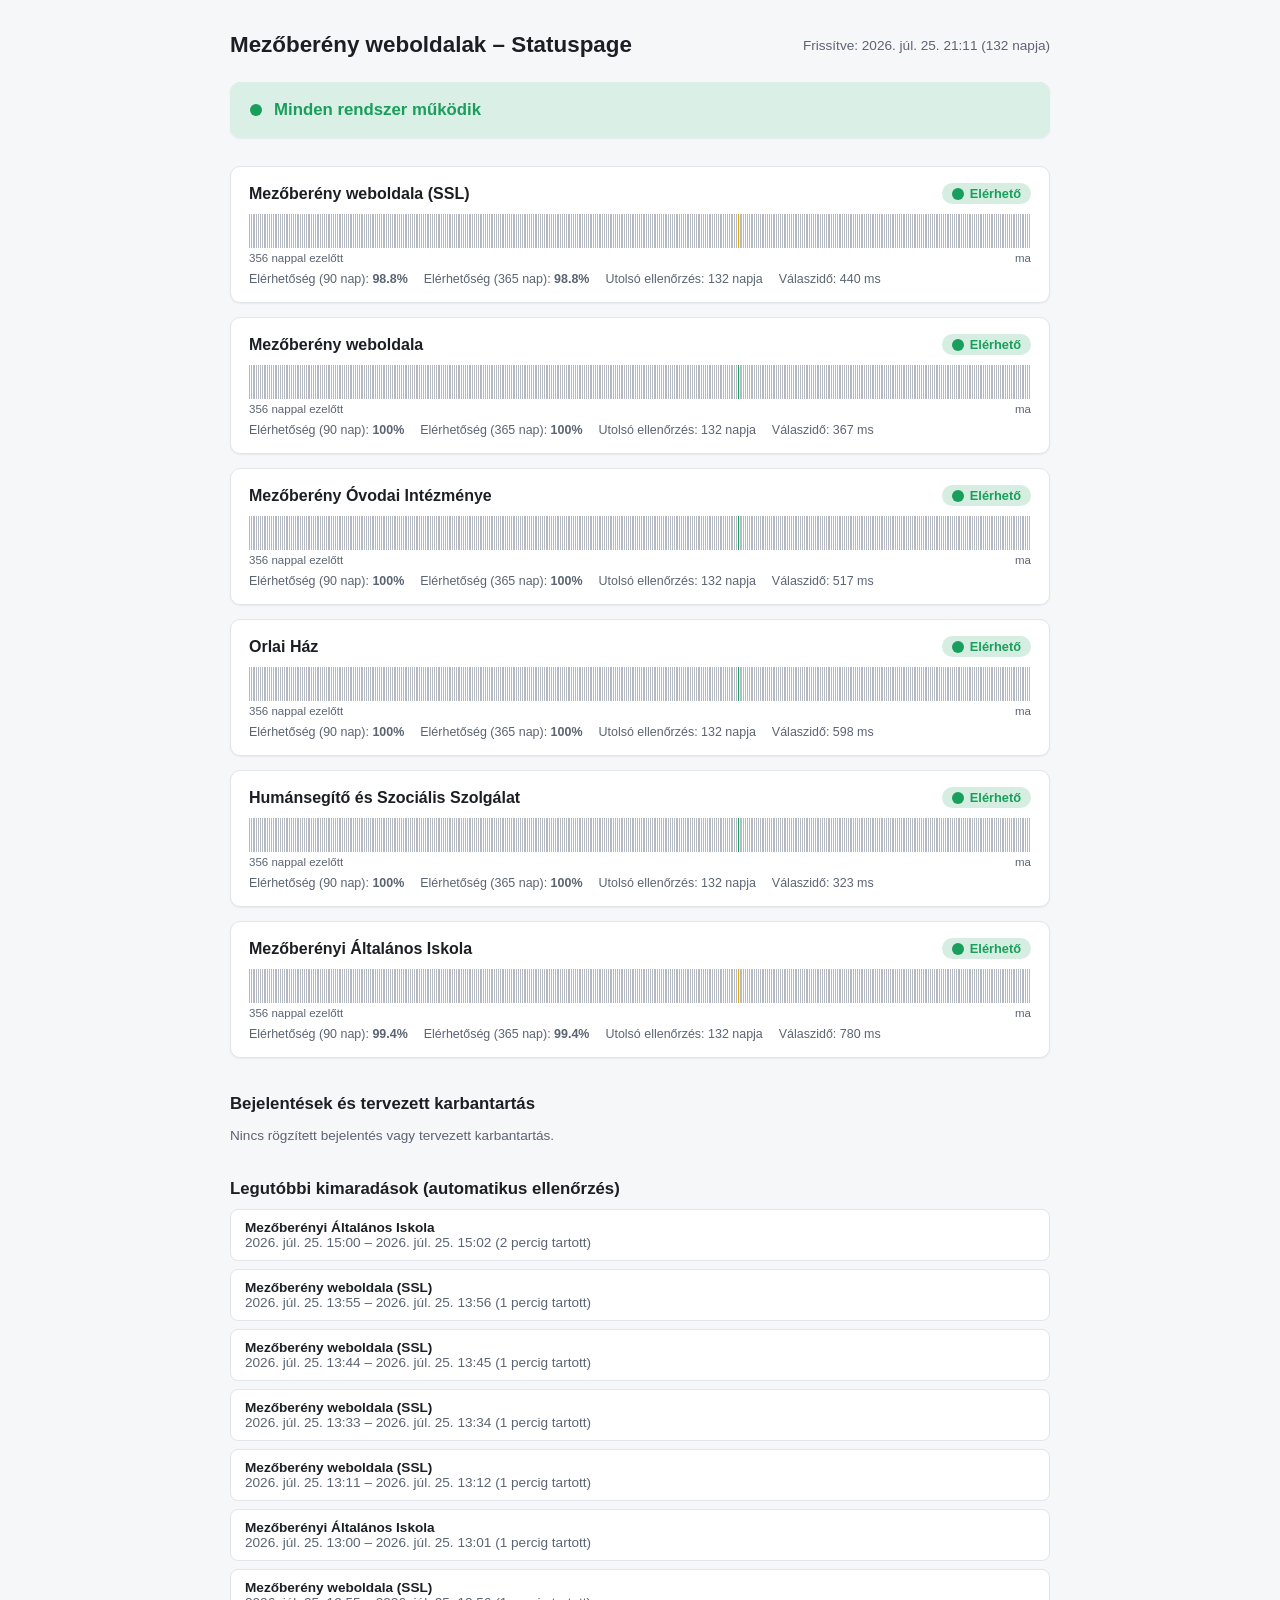
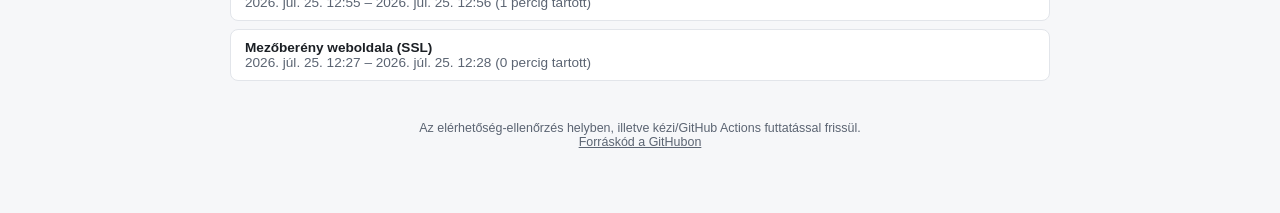
<file: index.html>
<!doctype html>
<html lang="hu">
<head>
  <meta charset="utf-8" />
  <meta name="viewport" content="width=device-width, initial-scale=1" />
  <title>Mezőberény weboldalak – Statuspage</title>
  <meta name="description" content="Mezőberényi önkormányzati weboldalak élő elérhetőségi státusza és 365 napos statisztikája." />
  <link rel="stylesheet" href="assets/style.css" />
</head>
<body>
  <div class="wrap">
    <header class="page-header">
      <h1>Mezőberény weboldalak – Statuspage</h1>
      <span id="updated-at" class="updated-at">Betöltés…</span>
    </header>

    <div id="summary-banner" class="summary-banner status-unknown">
      <span class="dot"></span>Betöltés…
    </div>

    <div id="active-announcements" class="active-announcements" hidden></div>

    <main id="services-list" class="services"></main>

    <section class="incidents">
      <h2>Bejelentések és tervezett karbantartás</h2>
      <div id="announcements-list"></div>
    </section>

    <section class="incidents">
      <h2>Legutóbbi kimaradások (automatikus ellenőrzés)</h2>
      <div id="incidents-list"></div>
    </section>

    <footer class="page-footer">
      Az elérhetőség-ellenőrzés helyben, illetve kézi/GitHub Actions futtatással frissül.
      <br />
      <a href="https://github.com/galandras12/mezobereny-status" target="_blank" rel="noopener">Forráskód a GitHubon</a>
    </footer>
  </div>

  <script src="assets/app.js"></script>
</body>
</html>
</file>
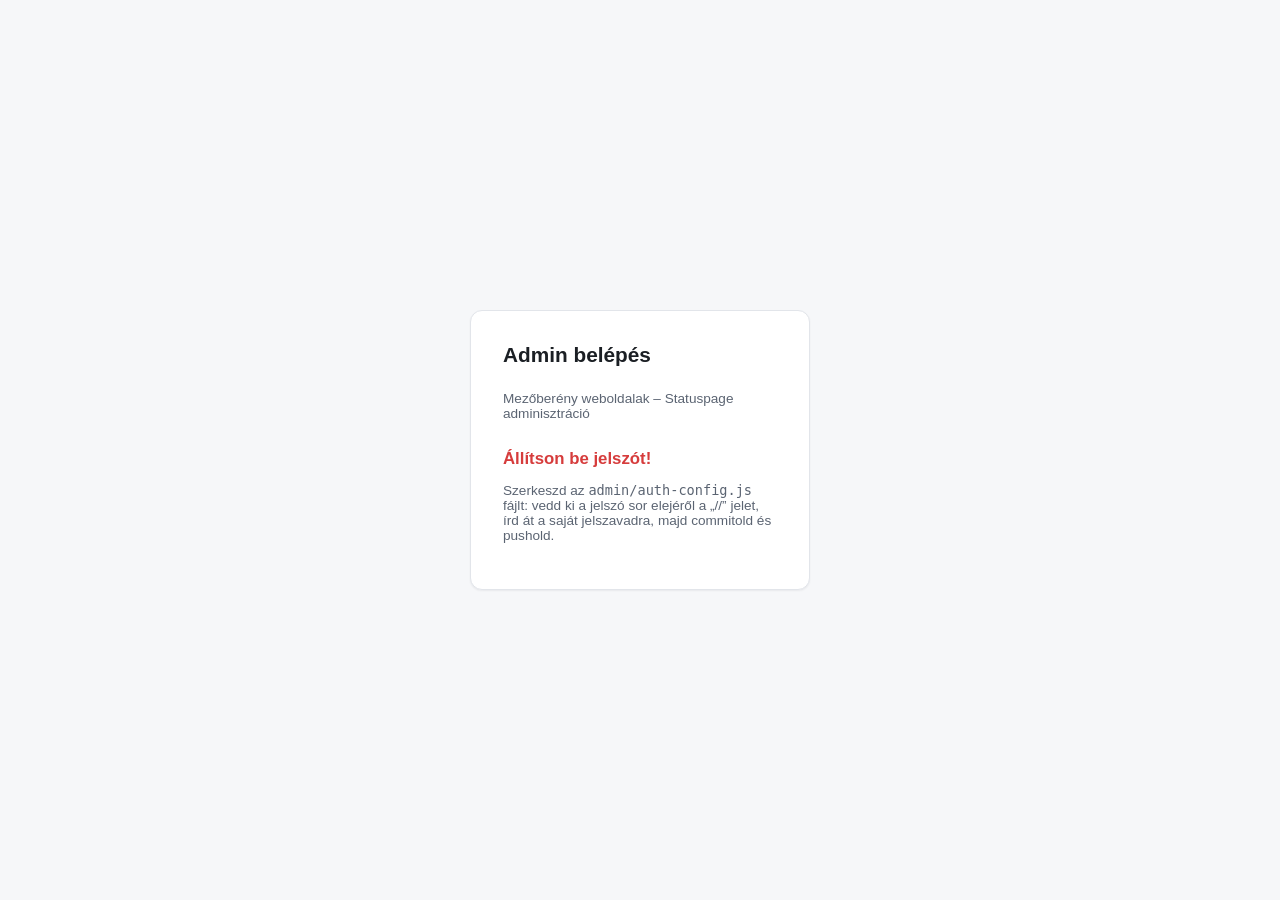
<file: admin/index.html>
<!doctype html>
<html lang="hu">
<head>
  <meta charset="utf-8" />
  <meta name="viewport" content="width=device-width, initial-scale=1" />
  <meta name="robots" content="noindex, nofollow" />
  <title>Statuspage – Admin</title>
  <link rel="stylesheet" href="assets/style.css" />
</head>
<body>
  <div id="login-screen" class="login-screen">
    <form id="login-form" class="login-card">
      <h1>Admin belépés</h1>
      <p class="muted">Mezőberény weboldalak – Statuspage adminisztráció</p>

      <div id="login-fields" hidden>
        <label for="login-password">Jelszó</label>
        <input id="login-password" name="password" type="password" autocomplete="current-password" />
        <p id="login-error" class="error-text" hidden>Hibás jelszó.</p>
        <button type="submit">Belépés</button>
      </div>

      <div id="login-not-configured" hidden>
        <p class="setup-warning">Állítson be jelszót!</p>
        <p class="muted">
          Szerkeszd az <code>admin/auth-config.js</code> fájlt: vedd ki a
          jelszó sor elejéről a „//” jelet, írd át a saját jelszavadra, majd
          commitold és pushold.
        </p>
      </div>
    </form>
  </div>

  <div id="dashboard" class="wrap" hidden>
    <header class="page-header">
      <h1>Admin – Bejelentések &amp; karbantartás</h1>
      <div class="header-actions">
        <a href="../index.html" class="btn btn-ghost" target="_blank" rel="noopener">Publikus oldal</a>
        <button id="logout-btn" class="btn btn-ghost">Kilépés</button>
      </div>
    </header>

    <nav class="tabs">
      <button class="tab-btn active" data-tab="incidents">Bejelentések</button>
      <button class="tab-btn" data-tab="settings">Beállítások</button>
    </nav>

    <section id="tab-incidents" class="tab-panel active">
      <div id="publish-warning" class="warning-banner" hidden>
        Nincs beállítva (érvényes) GitHub token, ezért a módosítások csak
        ebben a böngészőben, ideiglenesen érvényesülnek — nem kerülnek fel a
        publikus oldalra. Állítsd be a Beállítások fülön, vagy használd a
        „JSON letöltése” gombot és commitold kézzel.
      </div>

      <div class="card">
        <h2>Új bejelentés / tervezett karbantartás</h2>
        <form id="incident-form" class="incident-form">
          <label for="inc-title">Cím</label>
          <input id="inc-title" name="title" type="text" required placeholder="Pl. Tervezett szerverkarbantartás" />

          <label>Érintett szolgáltatások</label>
          <div id="inc-services" class="checkbox-grid"></div>

          <label for="inc-start">Kezdés időpontja</label>
          <input id="inc-start" name="start" type="datetime-local" required />

          <label for="inc-status">Kezdeti státusz</label>
          <select id="inc-status" name="status"></select>

          <label for="inc-message">Üzenet a felhasználóknak</label>
          <textarea id="inc-message" name="message" rows="3" required placeholder="Mi történik, mikorra várható a megoldás…"></textarea>

          <button type="submit" class="btn btn-primary">Bejelentés létrehozása</button>
        </form>
      </div>

      <div class="list-header">
        <h2>Bejelentések</h2>
        <button id="download-json-btn" class="btn btn-ghost">JSON letöltése</button>
      </div>
      <div id="incidents-list" class="incidents-admin-list"></div>
    </section>

    <section id="tab-settings" class="tab-panel">
      <div class="card">
        <h2>GitHub kapcsolat (publikáláshoz)</h2>
        <p class="muted">
          A publikáláshoz (hogy a bejelentések valóban felkerüljenek a
          publikus oldalra) egy GitHub Personal Access Token szükséges,
          amivel a böngésződ közvetlenül tud írni a repóba. A token csak
          ennek a böngészőnek a tárolójában (localStorage) marad — sehova
          máshova nem kerül, nem lesz a repó része. Ajánlott: fine-grained
          token, csak erre a repóra, csak „Contents: Read and write”
          jogosultsággal.
        </p>
        <form id="settings-form" class="incident-form">
          <label for="gh-owner">Repó tulajdonos</label>
          <input id="gh-owner" name="owner" type="text" placeholder="galandras12" />

          <label for="gh-repo">Repó neve</label>
          <input id="gh-repo" name="repo" type="text" placeholder="mezobereny-status" />

          <label for="gh-branch">Branch (ahova publikáljon)</label>
          <input id="gh-branch" name="branch" type="text" placeholder="main" />

          <label for="gh-token">GitHub Personal Access Token</label>
          <input id="gh-token" name="token" type="password" autocomplete="off" placeholder="github_pat_…" />

          <div class="settings-actions">
            <button type="submit" class="btn btn-primary">Mentés</button>
            <button type="button" id="gh-test-btn" class="btn btn-ghost">Kapcsolat tesztelése</button>
            <button type="button" id="gh-clear-btn" class="btn btn-ghost">Token törlése</button>
          </div>
        </form>
        <p id="gh-test-result" class="muted"></p>
      </div>
    </section>
  </div>

  <script type="module" src="assets/app.js"></script>
</body>
</html>
</file>
<file: assets/style.css>
:root {
  color-scheme: light dark;
  --bg: #f6f7f9;
  --surface: #ffffff;
  --border: #e2e5ea;
  --text: #1b1f24;
  --text-muted: #5b6472;
  --up: #1a9e5c;
  --down: #d63c3c;
  --unknown: #b5bac2;
  --degraded: #e0a712;
  --shadow: 0 1px 2px rgba(16, 24, 40, 0.06);
}

@media (prefers-color-scheme: dark) {
  :root {
    --bg: #0f1216;
    --surface: #171b21;
    --border: #262b33;
    --text: #eef1f5;
    --text-muted: #98a2b3;
    --up: #2fbf76;
    --down: #f2564a;
    --unknown: #4b5563;
    --degraded: #f2b705;
  }
}

* {
  box-sizing: border-box;
}

body {
  margin: 0;
  font-family: -apple-system, BlinkMacSystemFont, "Segoe UI", Roboto, Helvetica, Arial, sans-serif;
  background: var(--bg);
  color: var(--text);
}

.wrap {
  max-width: 860px;
  margin: 0 auto;
  padding: 32px 20px 64px;
}

header.page-header {
  display: flex;
  align-items: center;
  justify-content: space-between;
  margin-bottom: 24px;
  gap: 12px;
  flex-wrap: wrap;
}

header.page-header h1 {
  font-size: 1.4rem;
  margin: 0;
}

.updated-at {
  font-size: 0.85rem;
  color: var(--text-muted);
}

.summary-banner {
  display: flex;
  align-items: center;
  gap: 12px;
  padding: 18px 20px;
  border-radius: 10px;
  font-weight: 600;
  font-size: 1.05rem;
  margin-bottom: 28px;
  box-shadow: var(--shadow);
}

.summary-banner.status-up {
  background: color-mix(in srgb, var(--up) 16%, var(--surface));
  color: var(--up);
}

.summary-banner.status-degraded {
  background: color-mix(in srgb, var(--degraded) 20%, var(--surface));
  color: var(--degraded);
}

.summary-banner.status-down {
  background: color-mix(in srgb, var(--down) 16%, var(--surface));
  color: var(--down);
}

.summary-banner.status-unknown {
  background: var(--surface);
  color: var(--text-muted);
}

.dot {
  width: 12px;
  height: 12px;
  border-radius: 50%;
  background: currentColor;
  flex: none;
}

.services {
  display: flex;
  flex-direction: column;
  gap: 14px;
}

.service-card {
  background: var(--surface);
  border: 1px solid var(--border);
  border-radius: 10px;
  padding: 16px 18px;
  box-shadow: var(--shadow);
}

.service-top {
  display: flex;
  align-items: center;
  justify-content: space-between;
  gap: 12px;
  margin-bottom: 10px;
  flex-wrap: wrap;
}

.service-name {
  font-weight: 600;
  font-size: 1rem;
}

.service-name a {
  color: inherit;
  text-decoration: none;
}

.service-name a:hover {
  text-decoration: underline;
}

.pill {
  display: inline-flex;
  align-items: center;
  gap: 6px;
  font-size: 0.8rem;
  font-weight: 600;
  padding: 3px 10px;
  border-radius: 999px;
}

.pill.status-up {
  background: color-mix(in srgb, var(--up) 18%, transparent);
  color: var(--up);
}

.pill.status-down {
  background: color-mix(in srgb, var(--down) 18%, transparent);
  color: var(--down);
}

.pill.status-unknown {
  background: color-mix(in srgb, var(--unknown) 25%, transparent);
  color: var(--text-muted);
}

.pill.pill-color {
  background: color-mix(in srgb, var(--pill-color) 20%, transparent);
  color: var(--pill-color);
}

.manual-incident-note {
  font-size: 0.82rem;
  color: var(--text-muted);
  margin: -4px 0 10px;
}

.active-announcements {
  display: flex;
  flex-direction: column;
  gap: 12px;
  margin-bottom: 24px;
}

.active-announcements[hidden] {
  display: none;
}

.announcement-banner {
  border: 1px solid var(--pill-color);
  border-left-width: 5px;
  border-radius: 10px;
  background: color-mix(in srgb, var(--pill-color) 8%, var(--surface));
  box-shadow: var(--shadow);
}

.announcement-banner .incident-item {
  background: transparent;
  border: none;
  box-shadow: none;
  margin-bottom: 0;
}

.announcement-timeline {
  margin-top: 8px;
  display: flex;
  flex-direction: column;
  gap: 8px;
}

.announcement-update {
  border-left: 2px solid var(--border);
  padding: 2px 0 2px 10px;
}

.announcement-update .msg {
  font-size: 0.85rem;
  color: var(--text);
  margin-top: 2px;
}

.uptime-figure {
  font-size: 0.85rem;
  color: var(--text-muted);
}

.bars {
  display: flex;
  gap: 1px;
  align-items: flex-end;
  overflow: hidden;
}

.bar {
  flex: 1 1 0;
  min-width: 0;
  height: 34px;
  background: var(--unknown);
  cursor: default;
}

.bar[data-level="up"] {
  background: var(--up);
}

.bar[data-level="degraded"] {
  background: var(--degraded);
}

.bar[data-level="down"] {
  background: var(--down);
}

.bars-footer {
  display: flex;
  justify-content: space-between;
  font-size: 0.72rem;
  color: var(--text-muted);
  margin-top: 4px;
}

.meta-row {
  display: flex;
  gap: 16px;
  flex-wrap: wrap;
  font-size: 0.78rem;
  color: var(--text-muted);
  margin-top: 8px;
}

.incidents {
  margin-top: 36px;
}

.incidents h2 {
  font-size: 1.05rem;
  margin-bottom: 10px;
}

.incident-item {
  background: var(--surface);
  border: 1px solid var(--border);
  border-radius: 8px;
  padding: 10px 14px;
  font-size: 0.85rem;
  margin-bottom: 8px;
}

.incident-item .svc {
  font-weight: 600;
}

.incident-item .when {
  color: var(--text-muted);
}

.empty-note {
  color: var(--text-muted);
  font-size: 0.85rem;
}

footer.page-footer {
  margin-top: 40px;
  font-size: 0.78rem;
  color: var(--text-muted);
  text-align: center;
}

footer.page-footer a {
  color: inherit;
}
</file>
<file: admin/assets/style.css>
:root {
  color-scheme: light dark;
  --bg: #f6f7f9;
  --surface: #ffffff;
  --border: #e2e5ea;
  --text: #1b1f24;
  --text-muted: #5b6472;
  --primary: #2563eb;
  --danger: #d63c3c;
  --shadow: 0 1px 2px rgba(16, 24, 40, 0.06);
}

@media (prefers-color-scheme: dark) {
  :root {
    --bg: #0f1216;
    --surface: #171b21;
    --border: #262b33;
    --text: #eef1f5;
    --text-muted: #98a2b3;
    --primary: #4f8cff;
    --danger: #f2564a;
  }
}

* {
  box-sizing: border-box;
}

body {
  margin: 0;
  font-family: -apple-system, BlinkMacSystemFont, "Segoe UI", Roboto, Helvetica, Arial, sans-serif;
  background: var(--bg);
  color: var(--text);
}

.muted {
  color: var(--text-muted);
  font-size: 0.85rem;
}

.error-text {
  color: var(--danger);
  font-size: 0.85rem;
}

/* Login */
.login-screen {
  min-height: 100vh;
  display: flex;
  align-items: center;
  justify-content: center;
  padding: 20px;
}

.login-screen[hidden] {
  display: none;
}

.setup-warning {
  color: var(--danger);
  font-weight: 700;
  font-size: 1.05rem;
  margin: 4px 0;
}

.login-card {
  background: var(--surface);
  border: 1px solid var(--border);
  border-radius: 12px;
  padding: 32px;
  max-width: 340px;
  width: 100%;
  box-shadow: var(--shadow);
  display: flex;
  flex-direction: column;
  gap: 10px;
}

.login-card h1 {
  margin: 0;
  font-size: 1.3rem;
}

.login-card label {
  font-size: 0.85rem;
  font-weight: 600;
  margin-top: 8px;
}

.login-card input {
  padding: 10px 12px;
  border-radius: 8px;
  border: 1px solid var(--border);
  background: var(--bg);
  color: var(--text);
  font-size: 1rem;
}

/* Layout */
.wrap {
  max-width: 900px;
  margin: 0 auto;
  padding: 24px 20px 64px;
}

.page-header {
  display: flex;
  align-items: center;
  justify-content: space-between;
  gap: 12px;
  flex-wrap: wrap;
  margin-bottom: 18px;
}

.page-header h1 {
  font-size: 1.3rem;
  margin: 0;
}

.header-actions {
  display: flex;
  gap: 8px;
}

.btn {
  border: 1px solid var(--border);
  background: var(--surface);
  color: var(--text);
  padding: 8px 14px;
  border-radius: 8px;
  font-size: 0.85rem;
  font-weight: 600;
  cursor: pointer;
  text-decoration: none;
  display: inline-flex;
  align-items: center;
  gap: 6px;
}

.btn:hover {
  border-color: var(--primary);
}

.btn-primary {
  background: var(--primary);
  border-color: var(--primary);
  color: #fff;
}

.btn-ghost {
  background: transparent;
}

.tabs {
  display: flex;
  gap: 4px;
  border-bottom: 1px solid var(--border);
  margin-bottom: 20px;
}

.tab-btn {
  border: none;
  background: none;
  color: var(--text-muted);
  padding: 10px 14px;
  font-size: 0.9rem;
  font-weight: 600;
  cursor: pointer;
  border-bottom: 2px solid transparent;
}

.tab-btn.active {
  color: var(--primary);
  border-bottom-color: var(--primary);
}

.tab-panel {
  display: none;
}

.tab-panel.active {
  display: block;
}

.card {
  background: var(--surface);
  border: 1px solid var(--border);
  border-radius: 10px;
  padding: 20px;
  box-shadow: var(--shadow);
  margin-bottom: 20px;
}

.card h2 {
  margin-top: 0;
  font-size: 1.05rem;
}

.warning-banner {
  background: color-mix(in srgb, #eab308 20%, var(--surface));
  border: 1px solid #eab308;
  color: var(--text);
  padding: 12px 16px;
  border-radius: 8px;
  font-size: 0.85rem;
  margin-bottom: 18px;
}

.incident-form {
  display: flex;
  flex-direction: column;
  gap: 6px;
}

.incident-form label {
  font-size: 0.82rem;
  font-weight: 600;
  margin-top: 10px;
}

.incident-form input,
.incident-form select,
.incident-form textarea {
  padding: 9px 11px;
  border-radius: 8px;
  border: 1px solid var(--border);
  background: var(--bg);
  color: var(--text);
  font-size: 0.92rem;
  font-family: inherit;
}

.incident-form button {
  margin-top: 16px;
  align-self: flex-start;
}

.checkbox-grid {
  display: flex;
  flex-wrap: wrap;
  gap: 8px 16px;
  padding: 8px 0;
}

.checkbox-grid label {
  display: flex;
  align-items: center;
  gap: 6px;
  font-weight: 400;
  font-size: 0.88rem;
  margin: 0;
}

.settings-actions {
  display: flex;
  gap: 8px;
  margin-top: 16px;
  flex-wrap: wrap;
}

.list-header {
  display: flex;
  align-items: center;
  justify-content: space-between;
  margin-bottom: 12px;
  gap: 12px;
  flex-wrap: wrap;
}

.list-header h2 {
  margin: 0;
  font-size: 1.05rem;
}

.incidents-admin-list {
  display: flex;
  flex-direction: column;
  gap: 14px;
}

.incident-card {
  background: var(--surface);
  border: 1px solid var(--border);
  border-radius: 10px;
  padding: 16px 18px;
  box-shadow: var(--shadow);
}

.incident-card-top {
  display: flex;
  justify-content: space-between;
  align-items: flex-start;
  gap: 10px;
  flex-wrap: wrap;
}

.incident-card-top h3 {
  margin: 0 0 4px;
  font-size: 1rem;
}

.badge {
  display: inline-flex;
  align-items: center;
  gap: 6px;
  font-size: 0.76rem;
  font-weight: 700;
  padding: 3px 10px;
  border-radius: 999px;
  background: color-mix(in srgb, var(--badge-color) 20%, transparent);
  color: var(--badge-color);
  white-space: nowrap;
}

.badge .dot {
  width: 8px;
  height: 8px;
  border-radius: 50%;
  background: currentColor;
}

.incident-meta {
  font-size: 0.78rem;
  color: var(--text-muted);
  margin: 6px 0 12px;
}

.timeline {
  display: flex;
  flex-direction: column;
  gap: 8px;
  margin-bottom: 14px;
}

.timeline-item {
  border-left: 3px solid var(--border);
  padding: 4px 0 4px 12px;
}

.timeline-item .when {
  font-size: 0.72rem;
  color: var(--text-muted);
}

.timeline-item .msg {
  font-size: 0.88rem;
  margin-top: 2px;
}

.update-form {
  display: flex;
  gap: 8px;
  flex-wrap: wrap;
  align-items: flex-start;
  border-top: 1px solid var(--border);
  padding-top: 12px;
}

.update-form select {
  padding: 8px 10px;
  border-radius: 8px;
  border: 1px solid var(--border);
  background: var(--bg);
  color: var(--text);
}

.update-form textarea {
  flex: 1 1 200px;
  min-width: 180px;
  padding: 8px 10px;
  border-radius: 8px;
  border: 1px solid var(--border);
  background: var(--bg);
  color: var(--text);
  font-family: inherit;
  resize: vertical;
}

.card-actions {
  display: flex;
  justify-content: flex-end;
  margin-top: 10px;
}

.card-actions .btn {
  color: var(--danger);
  border-color: var(--danger);
}

.empty-note {
  color: var(--text-muted);
  font-size: 0.85rem;
}

@media (max-width: 560px) {
  .incident-card-top {
    flex-direction: column;
  }

  .update-form {
    flex-direction: column;
  }

  .update-form textarea {
    width: 100%;
  }
}
</file>
